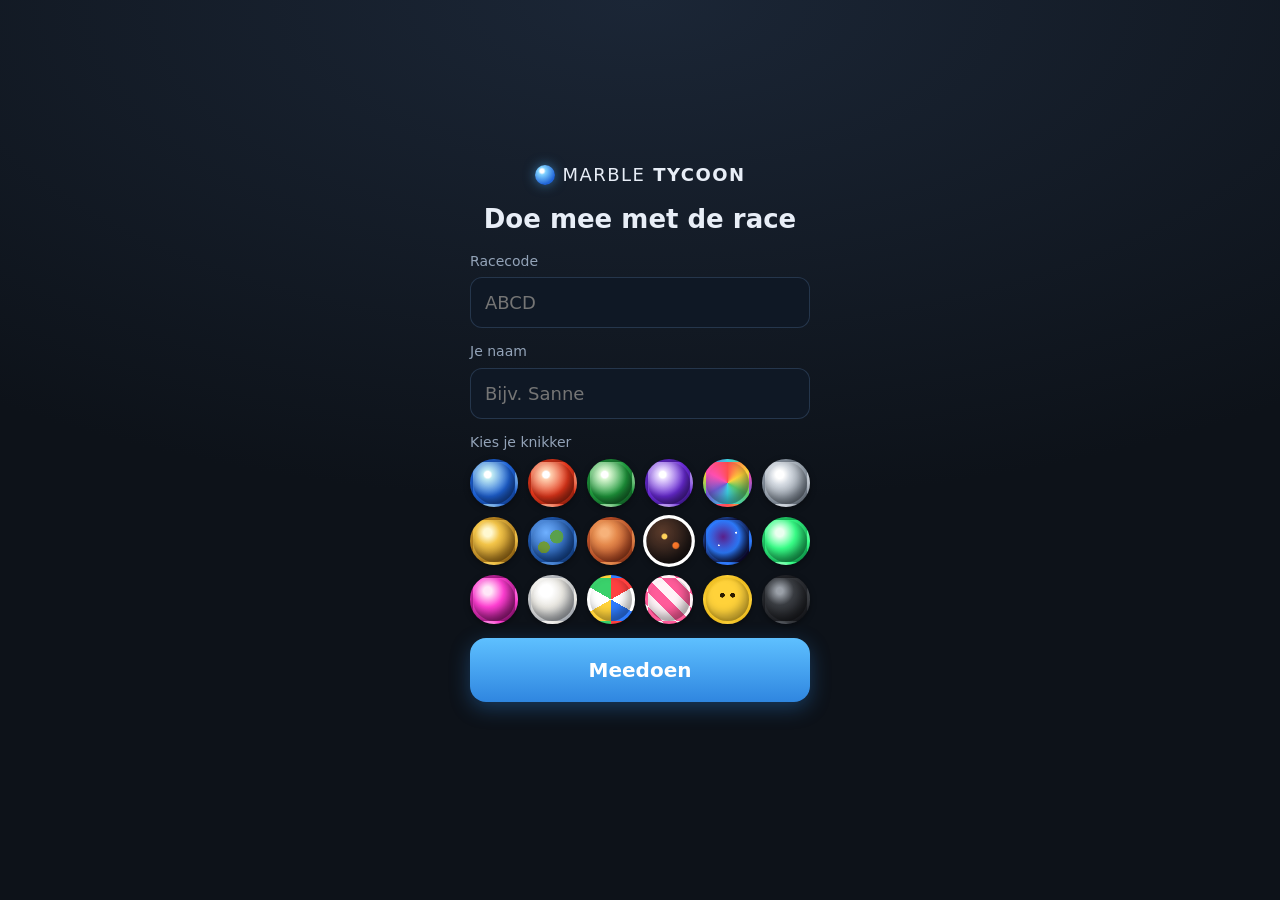
<file: bediening.html>
<!doctype html>
<html lang="nl">
<head>
  <meta charset="utf-8">
  <meta name="viewport" content="width=device-width, initial-scale=1, maximum-scale=1, user-scalable=no, viewport-fit=cover">
  <meta name="theme-color" content="#0d1219">
  <meta name="apple-mobile-web-app-capable" content="yes">
  <meta name="mobile-web-app-capable" content="yes">
  <title>Marble Tycoon · Afstandsbediening</title>
  <link rel="icon" href="assets/ikoon.svg" type="image/svg+xml">
  <link rel="stylesheet" href="css/bediening.css">
  <script type="module" src="js/bediening.js"></script>
</head>
<body>
  <main id="app">
    <section id="s-aanmelden" class="scherm">
      <div class="logo"><span class="bol"></span>MARBLE<b>TYCOON</b></div>
      <h1>Doe mee met de race</h1>
      <label class="veld" id="codeVeldLabel" hidden>Racecode<input id="code" maxlength="6" autocomplete="off" autocapitalize="characters" spellcheck="false" placeholder="ABCD"></label>
      <label class="veld">Je naam<input id="naam" maxlength="14" autocomplete="nickname" spellcheck="false" placeholder="Bijv. Sanne"></label>
      <div class="veld">Kies je knikker<div id="skins" class="skins"></div></div>
      <button id="meedoen" class="groot">Meedoen</button>
      <p id="aanmeldStatus" class="status"></p>
    </section>

    <section id="s-lobby" class="scherm" hidden>
      <div class="ikbol" id="ikBol"></div>
      <h1 id="welkomNaam">Hoi!</h1>
      <p class="sub" id="lobbyTekst">Druk op Klaar als je wilt racen.</p>
      <button id="klaar" class="groot klaar">Klaar</button>
      <button id="wijzig" class="link">Naam of knikker wijzigen</button>
      <p class="uitleg">Gas geef je met de hendel rechts, remmen met de rode knop. Bergop heb je genoeg gas nodig, anders rol je terug. Te snel in een bocht en je vliegt eruit; je telefoon trilt als je de grens nadert.</p>
      <p class="uitleg" id="regelTekst"></p>
    </section>

    <section id="s-race" class="scherm race" hidden>
      <div class="links">
        <div class="hud">
          <div class="plek"><b id="plek">–</b><span id="van">/–</span></div>
          <div class="ronde" id="ronde">Ronde 1/1</div>
          <div class="levens" id="levens"></div>
          <div class="snelheid"><b id="snelheid">0</b><span>km/u</span><i id="achteruit" hidden>achteruit</i></div>
          <div class="gevaarbalk"><div id="gevaar"></div></div>
          <div class="melding" id="raceMelding"></div>
        </div>
        <button id="itemKnop" class="itemknop leeg" type="button" hidden><span id="itemIcoon"></span><small id="itemNaam">Geen item</small></button>
        <button id="remKnop" class="remknop" type="button">REM</button>
      </div>
      <div class="hendel" id="hendel">
        <div class="hendelvulling" id="vulling"></div>
        <div class="hendelknop" id="knop"><span>GAS</span></div>
        <div class="streepjes"></div>
      </div>
      <div id="weg" class="wegvak" hidden><div><b>Uitgeschakeld</b><p id="wegTekst">Je kijkt mee op het grote scherm.</p></div></div>
    </section>

    <section id="s-uitslag" class="scherm" hidden>
      <h1 id="uitslagTitel">Finish!</h1>
      <p class="sub" id="uitslagSub"></p>
      <ol id="uitslagLijst" class="uitslag"></ol>
      <p class="sub">Wacht op de volgende race…</p>
    </section>

    <div id="aftel" class="aftel" hidden></div>
    <div id="overlay" class="overlay" hidden><div><p id="overlayTekst"></p><button id="overlayKnop" class="groot" hidden>Opnieuw</button></div></div>
    <div id="flits" class="flits"></div>
    <label id="tik" class="tik" aria-hidden="true"><input type="checkbox" switch tabindex="-1"></label>
  </main>
</body>
</html>
</file>
<file: css/bediening.css>
:root {
  --bg: #0d1219;
  --paneel: #172130;
  --rand: rgba(140, 190, 255, 0.18);
  --tekst: #e8eef7;
  --zacht: #93a3b8;
  --accent: #4fb3ff;
  --goed: #7ed957;
  --fout: #ff5d5d;
  --mijn: #4fb3ff;
  color-scheme: dark;
}
* { box-sizing: border-box; -webkit-tap-highlight-color: transparent; }
[hidden] { display: none !important; }
html, body { margin: 0; height: 100%; background: var(--bg); color: var(--tekst); font: 16px/1.4 system-ui, -apple-system, "Segoe UI", Roboto, sans-serif; overflow: hidden; overscroll-behavior: none; touch-action: manipulation; user-select: none; -webkit-user-select: none; }
body { background: radial-gradient(120% 80% at 50% 0%, #1b2636, var(--bg) 70%); }
#app { position: fixed; inset: 0; padding: env(safe-area-inset-top) env(safe-area-inset-right) env(safe-area-inset-bottom) env(safe-area-inset-left); }
.scherm { position: absolute; inset: 0; display: flex; flex-direction: column; align-items: center; justify-content: center; gap: 14px; padding: 24px; text-align: center; }
.scherm[hidden] { display: none; }
h1 { margin: 0; font-size: 26px; }
.sub { color: var(--zacht); margin: 0; }
.uitleg { color: var(--zacht); font-size: 14px; max-width: 340px; }
.logo { font-weight: 300; letter-spacing: .08em; font-size: 18px; display: flex; align-items: center; gap: 8px; }
.logo b { font-weight: 800; }
.logo .bol { width: 20px; height: 20px; border-radius: 50%; background: radial-gradient(circle at 35% 30%, #fff 0 10%, #7fd0ff 20%, #1f63d6 70%); box-shadow: 0 0 12px #4fb3ff88; }
.veld { display: flex; flex-direction: column; gap: 6px; width: min(340px, 100%); text-align: left; color: var(--zacht); font-size: 14px; }
.veld[hidden] { display: none; }
input { font: inherit; font-size: 18px; padding: 12px 14px; border-radius: 12px; border: 1px solid var(--rand); background: #0f1825; color: var(--tekst); outline: none; user-select: text; -webkit-user-select: text; }
input:focus { border-color: var(--accent); }
.skins { display: grid; grid-template-columns: repeat(6, 1fr); gap: 10px; }
.skin { aspect-ratio: 1; border-radius: 50%; border: 3px solid transparent; cursor: pointer; box-shadow: inset -4px -6px 10px rgba(0,0,0,.35), 0 2px 6px rgba(0,0,0,.4); }
.skin.actief { border-color: #fff; transform: scale(1.08); }
button { font: inherit; color: inherit; cursor: pointer; }
.groot { width: min(340px, 100%); padding: 18px; border-radius: 16px; border: 0; background: linear-gradient(#5ec0ff, #2f86e0); color: #fff; font-size: 20px; font-weight: 700; box-shadow: 0 6px 20px rgba(47, 134, 224, .35); }
.groot:disabled { opacity: .5; }
.klaar { font-size: 28px; padding: 26px; background: linear-gradient(#3d4a5c, #2a3443); box-shadow: none; }
.klaar.aan { background: linear-gradient(#8fe36a, #4fb52d); box-shadow: 0 6px 24px rgba(126, 217, 87, .4); }
.link { background: none; border: 0; color: var(--accent); text-decoration: underline; }
.status { min-height: 1.4em; color: var(--zacht); margin: 0; }
.ikbol { width: 90px; height: 90px; border-radius: 50%; box-shadow: inset -10px -14px 22px rgba(0,0,0,.4), 0 0 0 4px var(--mijn), 0 10px 30px rgba(0,0,0,.5); }

/* race */
.race { justify-content: stretch; align-items: stretch; flex-direction: row; padding: 16px; gap: 14px; }
.links { flex: 1; display: flex; flex-direction: column; gap: 12px; min-width: 0; }
.hud { flex: 1; display: flex; flex-direction: column; justify-content: space-between; text-align: left; padding: 4px 0; min-width: 0; }
.levens { font-size: 22px; color: #ff6f6f; letter-spacing: 2px; min-height: 1.2em; }
.snelheid i { display: block; font-style: normal; color: var(--warm, #ffb347); font-weight: 700; font-size: 14px; }
.itemknop { display: flex; align-items: center; gap: 10px; padding: 10px 12px; border-radius: 18px; border: 2px solid rgba(255,255,255,.18); background: linear-gradient(#26344a, #1a2433); color: #fff; font-weight: 800; text-align: left; min-height: 76px; }
.itemknop span { width: 54px; height: 54px; flex: none; display: inline-flex; }
.itemknop span svg { width: 100%; height: 100%; }
.itemknop small { font-size: 15px; line-height: 1.15; }
.itemknop.vol { border-color: #ffd23a; box-shadow: 0 0 0 3px rgba(255, 210, 58, .25), 0 8px 22px rgba(0,0,0,.4); }
.itemknop.leeg span { border: 2px dashed rgba(255,255,255,.2); border-radius: 12px; }
.itemknop.rolt span { animation: rolt .18s linear infinite; }
@keyframes rolt { 50% { transform: scale(1.12) rotate(8deg); } }
.remknop { min-height: 96px; border-radius: 22px; border: 0; background: linear-gradient(#ff7b6b, #d8392a); color: #fff; font-size: 26px; font-weight: 900; letter-spacing: .12em; touch-action: none; box-shadow: 0 6px 18px rgba(216, 57, 42, .35); }
.remknop.vast { background: linear-gradient(#ffb0a6, #ff5d4a); transform: scale(.97); }
.wegvak { position: absolute; inset: 0; display: flex; align-items: center; justify-content: center; text-align: center; background: rgba(8, 12, 18, .78); z-index: 3; }
.wegvak b { font-size: 34px; color: #ff8a7a; }
.plek b { font-size: 64px; line-height: 1; font-weight: 800; }
.plek span { font-size: 28px; color: var(--zacht); }
.ronde { color: var(--zacht); font-size: 18px; }
.snelheid b { font-size: 54px; font-variant-numeric: tabular-nums; font-weight: 800; }
.snelheid span { color: var(--zacht); margin-left: 6px; }
.gevaarbalk { height: 14px; border-radius: 7px; background: #1d2a3b; overflow: hidden; border: 1px solid var(--rand); }
#gevaar { height: 100%; width: 0; background: linear-gradient(90deg, #7ed957, #f8d84a 60%, #ff5d5d); transition: width .1s; }
.melding { min-height: 1.6em; font-size: 22px; font-weight: 800; color: var(--fout); }
.hendel { position: relative; width: 44%; max-width: 220px; border-radius: 28px; background: linear-gradient(#1a2433, #121a26); border: 1px solid var(--rand); touch-action: none; overflow: hidden; }
.hendelvulling { position: absolute; left: 0; right: 0; bottom: 0; height: 0; background: linear-gradient(0deg, color-mix(in srgb, var(--mijn) 70%, transparent), color-mix(in srgb, var(--mijn) 15%, transparent)); }
.hendelknop { position: absolute; left: 10px; right: 10px; bottom: 0; height: 96px; border-radius: 22px; background: linear-gradient(#f4f7fb, #b9c4d2); color: #1b2533; display: flex; align-items: center; justify-content: center; font-weight: 900; letter-spacing: .1em; box-shadow: 0 6px 18px rgba(0,0,0,.45); }
.hendel.vast .hendelknop { background: linear-gradient(#fff, #d8e6f5); }
.streepjes { position: absolute; inset: 0; background: repeating-linear-gradient(0deg, transparent 0 38px, rgba(255,255,255,.05) 38px 40px); pointer-events: none; }
body.spannend .hendel { border-color: var(--fout); box-shadow: 0 0 0 3px rgba(255, 93, 93, .35) inset; }

.aftel { position: fixed; inset: 0; display: flex; align-items: center; justify-content: center; font-size: 30vw; font-weight: 900; pointer-events: none; text-shadow: 0 8px 40px rgba(0,0,0,.6); }
.aftel.pop { animation: pop .9s ease-out; }
@keyframes pop { from { transform: scale(1.6); opacity: 0; } 20% { opacity: 1; } to { transform: scale(.9); opacity: .2; } }
.overlay { position: fixed; inset: 0; background: rgba(8, 12, 18, .82); display: flex; align-items: center; justify-content: center; padding: 24px; text-align: center; z-index: 5; }
.overlay[hidden] { display: none; }
.overlay div { display: flex; flex-direction: column; gap: 14px; align-items: center; }
.overlay p { font-size: 20px; }
.flits { position: fixed; inset: 0; pointer-events: none; opacity: 0; }
.flits.aan { animation: flits .5s ease-out; }
.flits.zacht.aan { animation-duration: .25s; }
.flits.rood { box-shadow: inset 0 0 0 14px rgba(255, 70, 70, .9), inset 0 0 120px rgba(255, 60, 60, .5); }
.flits.oranje { box-shadow: inset 0 0 0 8px rgba(255, 170, 40, .8); }
.flits.groen { box-shadow: inset 0 0 0 12px rgba(126, 217, 87, .8); }
@keyframes flits { from { opacity: 1; } to { opacity: 0; } }
.uitslag { text-align: left; font-size: 18px; }
.tik { position: fixed; left: -100px; top: -100px; opacity: 0; pointer-events: none; }
@media (orientation: landscape) and (max-height: 500px) {
  .plek b { font-size: 44px; }
  .snelheid b { font-size: 40px; }
  .hendel { width: 30%; }
}
</file>
